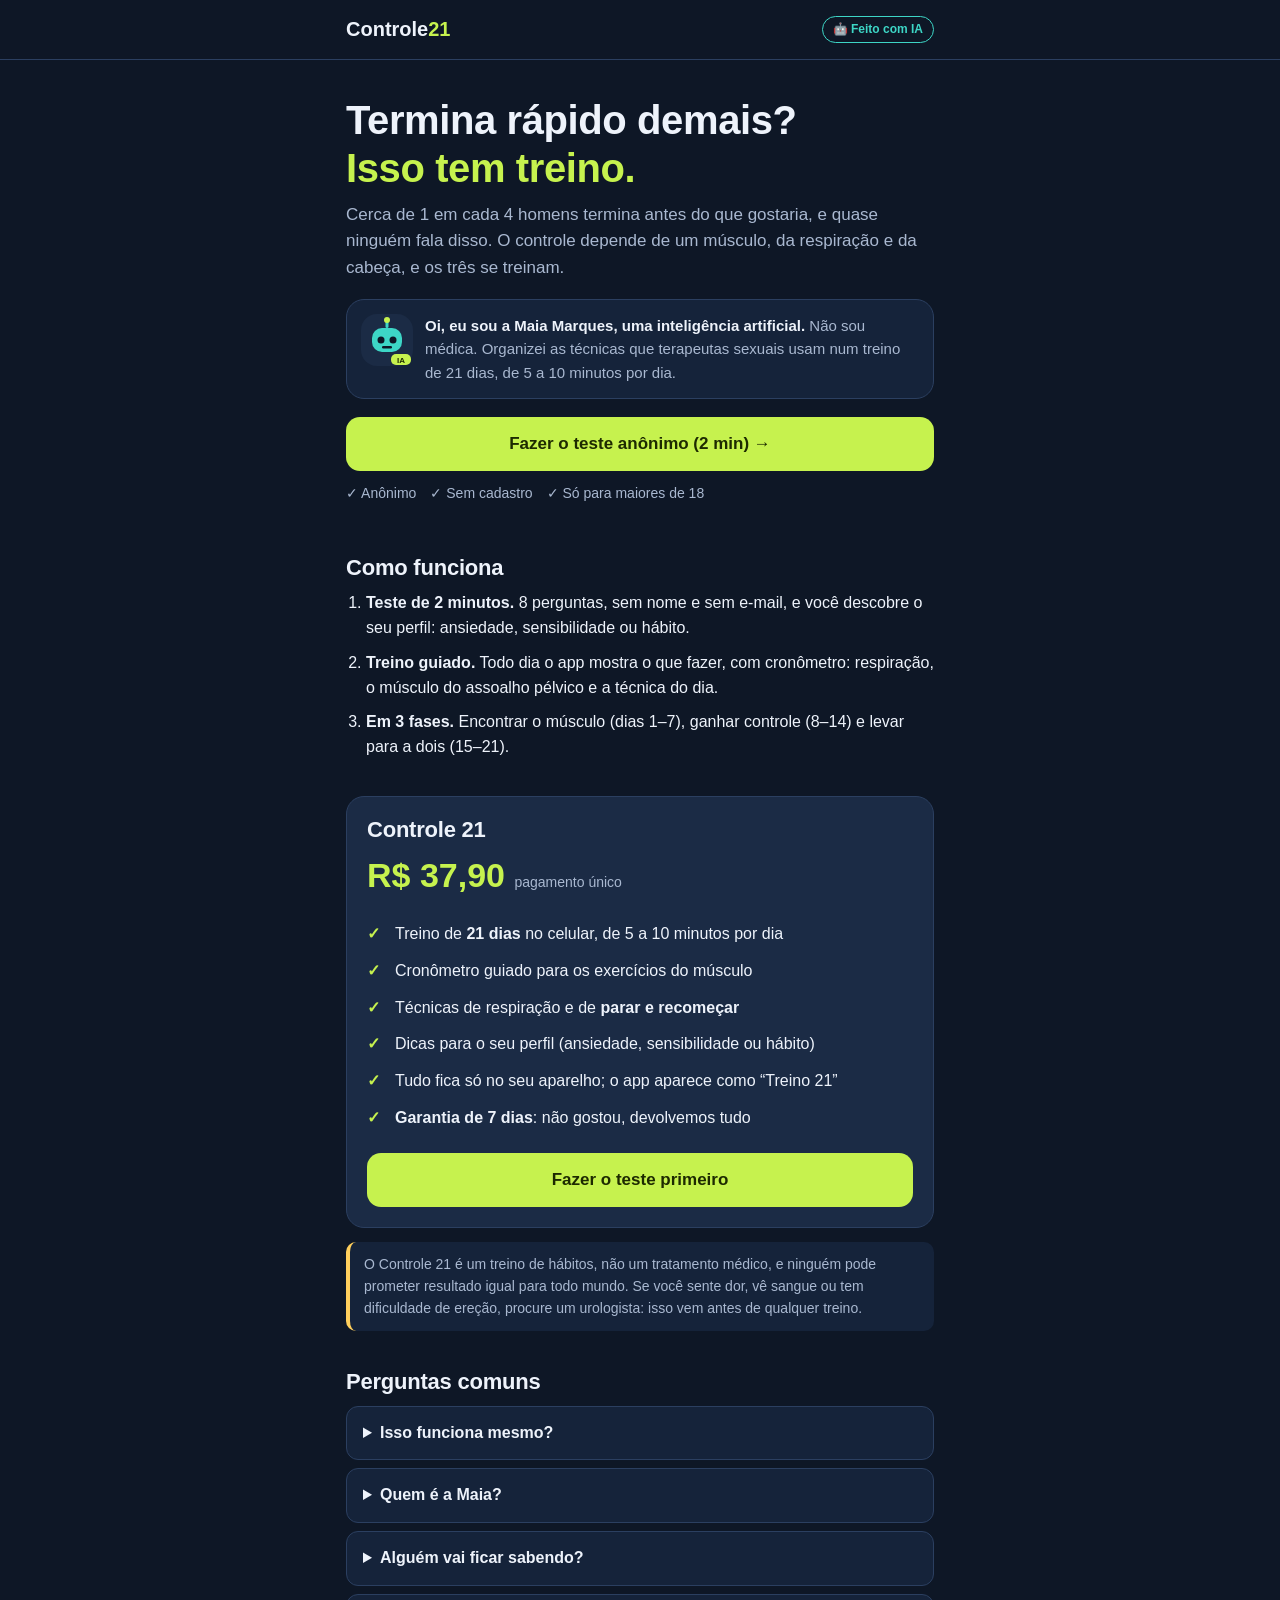
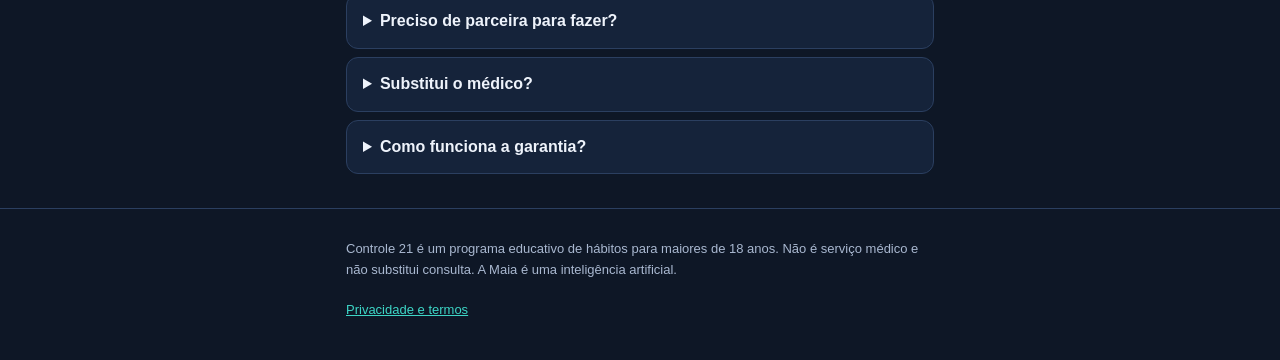
<file: index.html>
<!doctype html>
<html lang="pt-BR">
<head>
<meta charset="utf-8">
<meta name="viewport" content="width=device-width, initial-scale=1, viewport-fit=cover">
<title>Controle 21 — treino de 21 dias para durar mais</title>
<meta name="description" content="Teste anônimo de 2 minutos: descubra o seu perfil e treine o controle com técnicas usadas por terapeutas sexuais, 5 a 10 minutos por dia, no celular.">
<meta property="og:title" content="Termina rápido demais? Faça o teste anônimo de 2 minutos">
<meta property="og:description" content="É um músculo, e músculo se treina. Treino guiado de 21 dias no celular, com a Maia, uma inteligência artificial.">
<meta name="theme-color" content="#0e1726">
<meta name="robots" content="noindex">
<link rel="icon" href="data:image/svg+xml,<svg xmlns='http://www.w3.org/2000/svg' viewBox='0 0 100 100'><rect width='100' height='100' rx='22' fill='%230e1726'/><text x='50' y='64' font-size='46' font-family='Arial' font-weight='900' text-anchor='middle' fill='%23c6f24e'>21</text></svg>">
<link rel="stylesheet" href="styles.css">
</head>
<body>

<div id="pagina">
  <header class="topo"><div class="wrap"><a class="logo" href="./">Controle<span>21</span></a><span class="tag-ia">🤖 Feito com IA</span></div></header>

  <div class="hero">
    <div class="wrap">
      <h1>Termina rápido demais?<br><em>Isso tem treino.</em></h1>
      <p>Cerca de 1 em cada 4 homens termina antes do que gostaria, e quase ninguém fala disso. O controle depende de um músculo, da respiração e da cabeça, e os três se treinam.</p>
      <div class="theo">
        <svg width="52" height="52" viewBox="0 0 52 52" aria-hidden="true"><rect width="52" height="52" rx="16" fill="#1b2b45"/><rect x="11" y="14" width="30" height="24" rx="10" fill="#3dd6c6"/><circle cx="20" cy="26" r="3.5" fill="#0e1726"/><circle cx="32" cy="26" r="3.5" fill="#0e1726"/><rect x="21" y="32" width="10" height="2.5" rx="1.25" fill="#0e1726"/><rect x="24.5" y="6" width="3" height="8" rx="1.5" fill="#3dd6c6"/><circle cx="26" cy="6" r="3" fill="#c6f24e"/><rect x="30" y="40" width="20" height="11" rx="5" fill="#c6f24e"/><text x="40" y="48.5" font-size="8" font-family="Arial" font-weight="900" text-anchor="middle" fill="#1d2a00">IA</text></svg>
        <p><b>Oi, eu sou a Maia Marques, uma inteligência artificial.</b> Não sou médica. Organizei as técnicas que terapeutas sexuais usam num treino de 21 dias, de 5 a 10 minutos por dia.</p>
      </div>
      <button class="btn btn-lime" data-comecar>Fazer o teste anônimo (2 min) →</button>
      <div class="selos"><span>✓ Anônimo</span><span>✓ Sem cadastro</span><span>✓ Só para maiores de 18</span></div>
    </div>
  </div>

  <section class="bloco">
    <div class="wrap">
      <h2>Como funciona</h2>
      <ol class="passos">
        <li><b>Teste de 2 minutos.</b> 8 perguntas, sem nome e sem e-mail, e você descobre o seu perfil: ansiedade, sensibilidade ou hábito.</li>
        <li><b>Treino guiado.</b> Todo dia o app mostra o que fazer, com cronômetro: respiração, o músculo do assoalho pélvico e a técnica do dia.</li>
        <li><b>Em 3 fases.</b> Encontrar o músculo (dias 1–7), ganhar controle (8–14) e levar para a dois (15–21).</li>
      </ol>
    </div>
  </section>

  <section class="bloco" style="padding-top:0">
    <div class="wrap">
      <div class="cartao">
        <h2 style="margin-bottom:6px">Controle 21</h2>
        <div class="preco">R$ <span data-preco>37,90</span> <small>pagamento único</small></div>
        <ul class="lista" style="margin-top:14px">
          <li>Treino de <b>21 dias</b> no celular, de 5 a 10 minutos por dia</li>
          <li>Cronômetro guiado para os exercícios do músculo</li>
          <li>Técnicas de respiração e de <b>parar e recomeçar</b></li>
          <li>Dicas para o seu perfil (ansiedade, sensibilidade ou hábito)</li>
          <li>Tudo fica só no seu aparelho; o app aparece como “Treino 21”</li>
          <li><b>Garantia de 7 dias</b>: não gostou, devolvemos tudo</li>
        </ul>
        <button class="btn btn-lime" data-comecar style="margin-top:16px">Fazer o teste primeiro</button>
      </div>
      <p class="aviso" style="margin-top:14px">O Controle 21 é um treino de hábitos, não um tratamento médico, e ninguém pode prometer resultado igual para todo mundo. Se você sente dor, vê sangue ou tem dificuldade de ereção, procure um urologista: isso vem antes de qualquer treino.</p>
    </div>
  </section>

  <section class="bloco" style="padding-top:0">
    <div class="wrap">
      <h2>Perguntas comuns</h2>
      <details><summary>Isso funciona mesmo?</summary><p>O treino do músculo do assoalho pélvico, a respiração e a técnica de parar e recomeçar são usados por fisioterapeutas e terapeutas sexuais há décadas, e há estudos mostrando melhora do controle em muitos homens depois de algumas semanas de treino. O que mais falta é constância, e é para isso que o app existe.</p></details>
      <details><summary>Quem é a Maia?</summary><p>A Maia Marques é uma inteligência artificial. Ela não é médica nem pessoa real: é a voz do app e dos vídeos. O conteúdo foi organizado a partir de técnicas conhecidas de terapia sexual e fisioterapia pélvica.</p></details>
      <details><summary>Alguém vai ficar sabendo?</summary><p>O teste não pede nome nem e-mail. O app guarda seu progresso só no seu aparelho e aparece com o nome neutro “Treino 21”. A cobrança no cartão aparece com nome neutro.</p></details>
      <details><summary>Preciso de parceira para fazer?</summary><p>Não. As fases 1 e 2 são sozinho. A fase 3 tem dicas para levar o controle para a relação.</p></details>
      <details><summary>Substitui o médico?</summary><p>Não. Se o problema sempre existiu desde a primeira vez, se vem com dor, sangue ou dificuldade de ereção, procure um urologista. O treino pode ser feito junto com o acompanhamento médico.</p></details>
      <details><summary>Como funciona a garantia?</summary><p>Você tem 7 dias para pedir o dinheiro de volta, pela própria plataforma de pagamento, sem precisar explicar.</p></details>
    </div>
  </section>

  <footer><div class="wrap">
    Controle 21 é um programa educativo de hábitos para maiores de 18 anos. Não é serviço médico e não substitui consulta. A Maia é uma inteligência artificial.<br><br>
    <a href="privacidade.html">Privacidade e termos</a><span data-so-whats> · <a href="#" data-whats-link>Falar no WhatsApp</a></span>
  </div></footer>
</div>

<!-- TESTE -->
<div class="quiz" id="quiz" hidden>
  <div class="wrap" id="quiz-corpo"></div>
</div>

<div class="toast" id="toast" role="status"></div>
<script src="config.js"></script>
<script src="metricas.js"></script>
<script src="teste.js"></script>
<script src="site.js"></script>
</body>
</html>
</file>
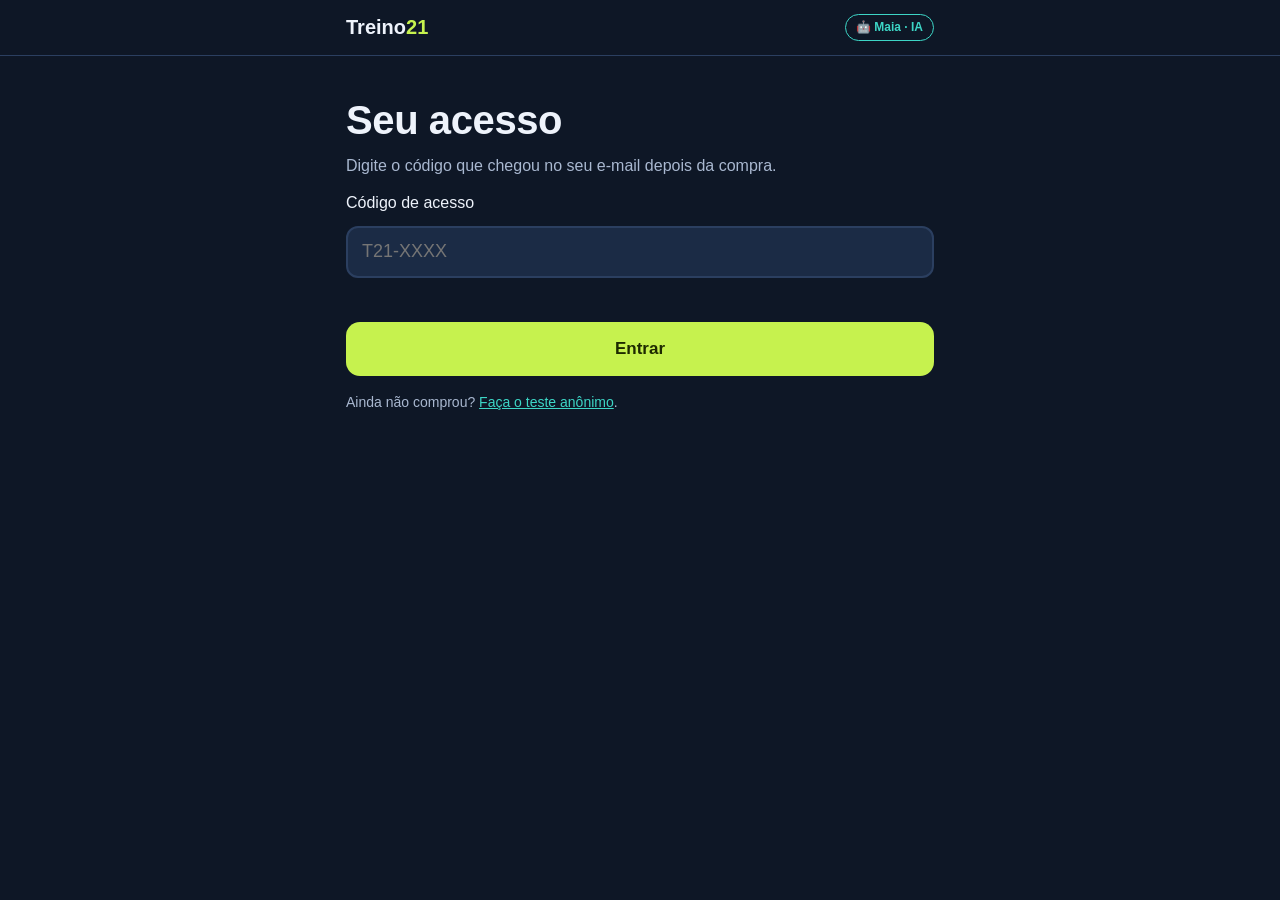
<file: app.html>
<!doctype html>
<html lang="pt-BR">
<head>
<meta charset="utf-8">
<meta name="viewport" content="width=device-width, initial-scale=1, viewport-fit=cover">
<title>Treino 21</title>
<meta name="robots" content="noindex">
<meta name="theme-color" content="#0e1726">
<link rel="icon" href="data:image/svg+xml,<svg xmlns='http://www.w3.org/2000/svg' viewBox='0 0 100 100'><rect width='100' height='100' rx='22' fill='%230e1726'/><text x='50' y='64' font-size='46' font-family='Arial' font-weight='900' text-anchor='middle' fill='%23c6f24e'>21</text></svg>">
<link rel="stylesheet" href="styles.css">
</head>
<body>
<header class="app-topo"><div class="wrap"><span class="logo">Treino<span>21</span></span><span class="tag-ia">🤖 Maia · IA</span></div></header>
<main class="wrap" id="app" tabindex="-1"></main>
<div class="toast" id="toast" role="status"></div>
<script src="config.js"></script>
<script src="metricas.js"></script>
<script src="programa.js"></script>
<script src="app.js"></script>
</body>
</html>
</file>
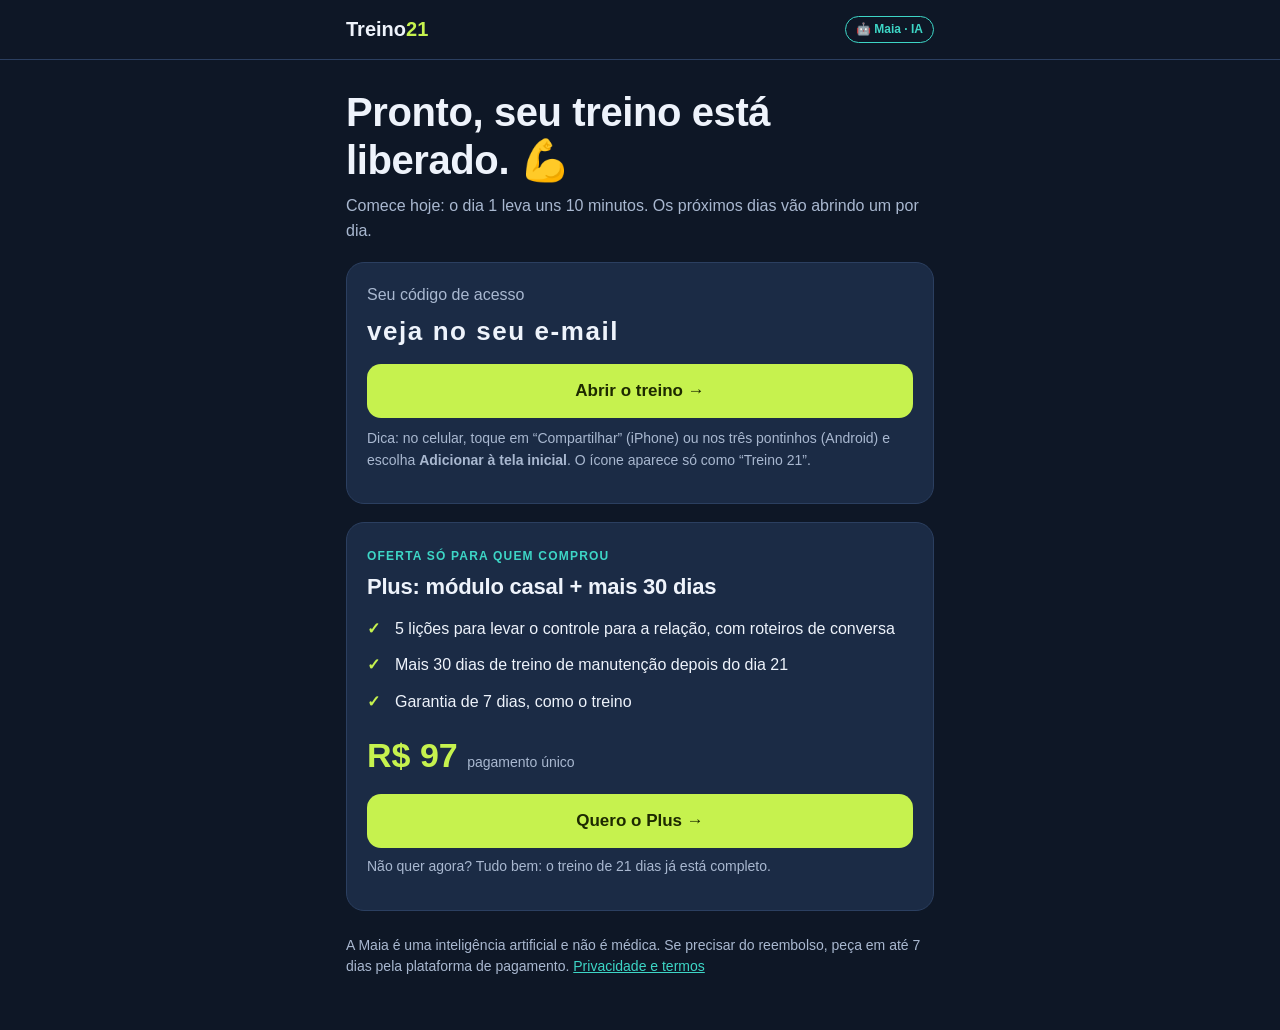
<file: obrigado.html>
<!doctype html>
<html lang="pt-BR">
<head>
<meta charset="utf-8">
<meta name="viewport" content="width=device-width, initial-scale=1, viewport-fit=cover">
<title>Treino 21 · seu acesso</title>
<meta name="robots" content="noindex">
<meta name="theme-color" content="#0e1726">
<link rel="stylesheet" href="styles.css">
</head>
<body>
<header class="topo"><div class="wrap"><span class="logo">Treino<span>21</span></span><span class="tag-ia">🤖 Maia · IA</span></div></header>
<main class="wrap" style="padding:28px 16px 40px">
  <h1>Pronto, seu treino está liberado. 💪</h1>
  <p style="color:var(--muted)">Comece hoje: o dia 1 leva uns 10 minutos. Os próximos dias vão abrindo um por dia.</p>

  <div class="cartao" style="margin:18px 0">
    <p style="margin:0 0 4px;color:var(--muted)">Seu código de acesso</p>
    <p id="codigo" style="font-size:26px;font-weight:800;letter-spacing:.06em;margin:0 0 12px">—</p>
    <a class="btn btn-lime" href="app.html" id="entrar">Abrir o treino →</a>
    <p class="q-ajuda" style="margin-top:10px">Dica: no celular, toque em “Compartilhar” (iPhone) ou nos três pontinhos (Android) e escolha <b>Adicionar à tela inicial</b>. O ícone aparece só como “Treino 21”.</p>
  </div>

  <div class="cartao" id="plus" hidden>
    <span class="fase">OFERTA SÓ PARA QUEM COMPROU</span>
    <h2 style="margin-top:6px">Plus: módulo casal + mais 30 dias</h2>
    <ul class="lista">
      <li>5 lições para levar o controle para a relação, com roteiros de conversa</li>
      <li>Mais 30 dias de treino de manutenção depois do dia 21</li>
      <li>Garantia de 7 dias, como o treino</li>
    </ul>
    <div class="preco" style="margin-top:8px">R$ <span id="preco-plus">97</span> <small>pagamento único</small></div>
    <a class="btn btn-lime" id="link-plus" href="#" rel="noopener" style="margin-top:12px">Quero o Plus →</a>
    <p class="q-ajuda" style="margin-top:8px">Não quer agora? Tudo bem: o treino de 21 dias já está completo.</p>
  </div>

  <p class="q-ajuda" style="margin-top:24px">A Maia é uma inteligência artificial e não é médica. Se precisar do reembolso, peça em até 7 dias pela plataforma de pagamento. <a href="privacidade.html">Privacidade e termos</a></p>
</main>
<script src="config.js"></script>
<script src="metricas.js"></script>
<script>
(function () {
  var C = window.C21 || {};
  var c = (new URLSearchParams(location.search).get("c") || "").trim().toUpperCase();
  var ok = [C.codigo, C.codigoPlus].filter(Boolean).map(function (x) { return x.toUpperCase(); });
  if (ok.indexOf(c) < 0) {
    try { c = (localStorage.getItem("c21-acesso") || "").toUpperCase(); } catch (e) { c = ""; }
  }
  if (ok.indexOf(c) >= 0) {
    try { localStorage.setItem("c21-acesso", c); } catch (e) { /* o app pede o código */ }
    document.getElementById("codigo").textContent = c;
    if (window.C21Metricas) window.C21Metricas.umaVezPorAparelho("compra");
  } else {
    document.getElementById("codigo").textContent = "veja no seu e-mail";
  }
  if (C.checkoutPlus && c !== (C.codigoPlus || "").toUpperCase()) {
    document.getElementById("plus").hidden = false;
    document.getElementById("link-plus").href = C.checkoutPlus;
    document.getElementById("link-plus").addEventListener("click", function () {
      if (window.C21Metricas) window.C21Metricas.evento("plus_clique");
    });
    document.getElementById("preco-plus").textContent = C.precoPlus || "97";
  }
})();
</script>
</body>
</html>
</file>
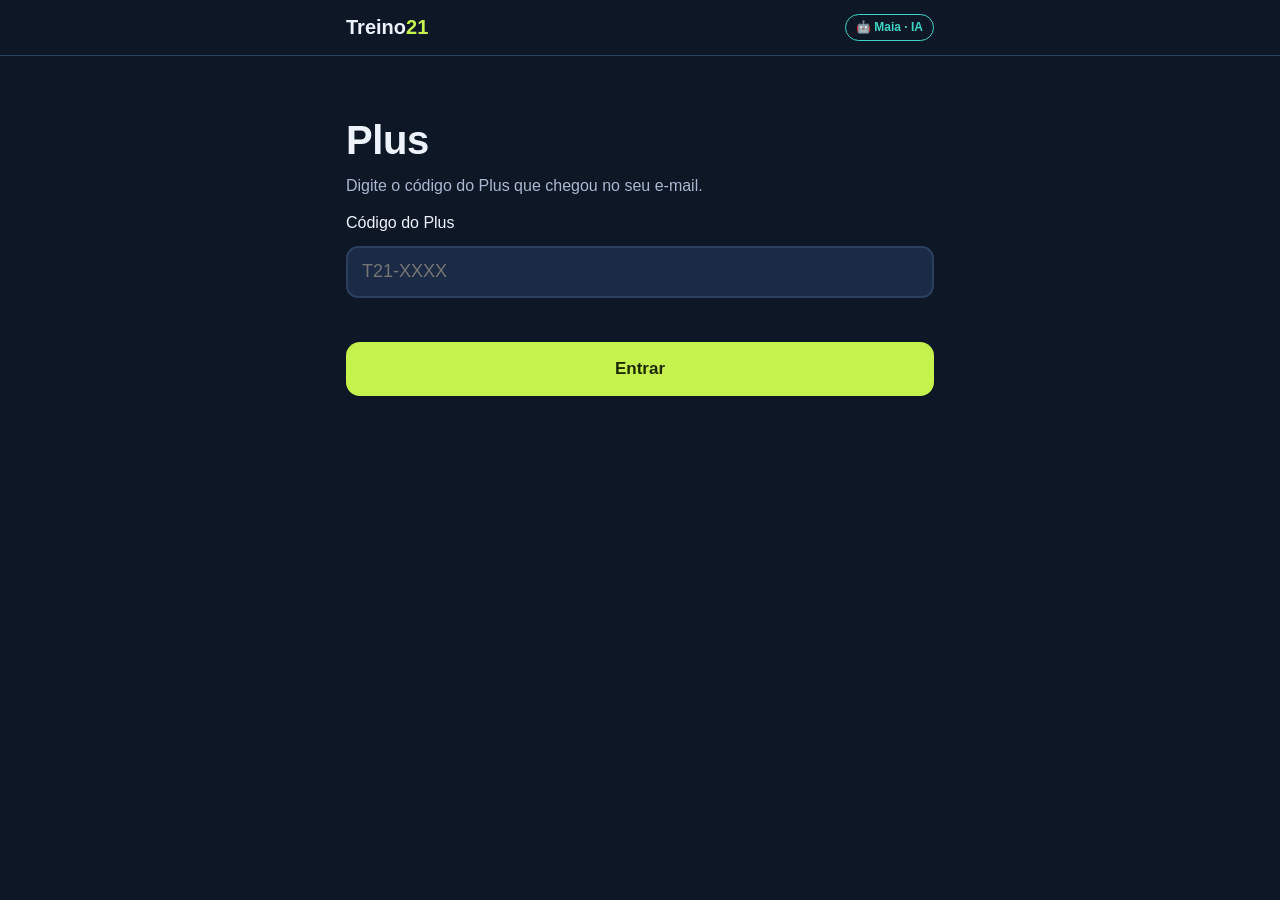
<file: plus.html>
<!doctype html>
<html lang="pt-BR">
<head>
<meta charset="utf-8">
<meta name="viewport" content="width=device-width, initial-scale=1, viewport-fit=cover">
<title>Treino 21 · Plus</title>
<meta name="robots" content="noindex">
<meta name="theme-color" content="#0e1726">
<link rel="stylesheet" href="styles.css">
</head>
<body>
<header class="app-topo"><div class="wrap"><a class="logo" href="app.html" style="text-decoration:none">Treino<span>21</span></a><span class="tag-ia">🤖 Maia · IA</span></div></header>
<main class="wrap" id="plus" style="padding:20px 16px 40px"></main>
<div class="toast" id="toast" role="status"></div>
<script src="config.js"></script>
<script src="metricas.js"></script>
<script>
(function () {
  "use strict";
  var C = window.C21 || {}, el = document.getElementById("plus");
  var codigoPlus = (C.codigoPlus || "").toUpperCase();
  function ler(k) { try { return localStorage.getItem(k); } catch (e) { return null; } }
  function gravar(k, v) { try { localStorage.setItem(k, v); } catch (e) { /* segue */ } }

  var c = (new URLSearchParams(location.search).get("c") || "").trim().toUpperCase();
  if (c && c === codigoPlus) {
    gravar("c21-acesso", c);
    if (window.C21Metricas) window.C21Metricas.umaVezPorAparelho("plus_compra");
  }
  if ((ler("c21-acesso") || "").toUpperCase() !== codigoPlus) {
    el.innerHTML = '<div class="portao"><h1>Plus</h1><p style="color:var(--muted)">Digite o código do Plus que chegou no seu e-mail.</p>' +
      '<form id="f"><label for="cod">Código do Plus</label><input id="cod" autocomplete="off" autocapitalize="characters" placeholder="T21-XXXX"><p class="erro" role="alert" id="erro"></p>' +
      '<button class="btn btn-lime" type="submit">Entrar</button></form></div>';
    document.getElementById("f").addEventListener("submit", function (e) {
      e.preventDefault();
      var v = document.getElementById("cod").value.trim().toUpperCase();
      if (v === codigoPlus) { gravar("c21-acesso", v); location.reload(); }
      else document.getElementById("erro").textContent = "Código não confere. Confira no e-mail da compra do Plus.";
    });
    return;
  }

  var LICOES = [
    ["Como contar sem travar", [
      "Escolha um momento fora da cama, sem pressa e sem celular na mão.",
      "Fale de você, não de culpa: “Quero que a gente aproveite mais, e estou treinando para ter mais controle.”",
      "Peça uma coisa concreta: “Às vezes vou pedir para ir mais devagar ou pausar. Você topa?”",
      "Pergunte o que a outra pessoa gosta. Controle é para os dois, não uma prova sua."
    ]],
    ["Foco sensorial em 3 noites", [
      "Noite 1: carícias pelo corpo todo, sem regiões íntimas e sem penetração. Revezem quem toca.",
      "Noite 2: carícias incluindo as regiões íntimas, ainda sem penetração. Você dá nota na escala por dentro e respira no 5.",
      "Noite 3: carícias livres e, se os dois quiserem, penetração bem devagar com uma pausa combinada.",
      "Sem meta de terminar em nenhuma das noites. É isso que tira a pressão."
    ]],
    ["O sinal combinado", [
      "Escolham uma palavra ou um toque que quer dizer “pausa”. Pode ser algo bobo: rir junto ajuda.",
      "Na pausa, continuem com beijos e carícias, só sem o estímulo mais forte.",
      "Volte quando a nota cair para 4 ou 5. Duas pausas por relação já fazem diferença."
    ]],
    ["Quando dá errado", [
      "Vai acontecer. Em vez de pedir desculpa três vezes, diga uma vez com leveza e mude o foco para a outra pessoa: carícias, beijos, o que ela gosta.",
      "Prazer não termina quando você termina. Muita gente aproveita mais o que vem antes e depois.",
      "No dia seguinte, volte ao treino. Um dia ruim não apaga semanas de prática."
    ]],
    ["O prazer da outra pessoa", [
      "Pergunte, sem roteiro: “O que você mais gosta?” e “Tem algo que você queria e nunca pediu?”",
      "Ritmo devagar, preliminares longas e atenção ao que ela responde costumam valer mais do que tempo de penetração.",
      "Combinem de conversar sobre isso de novo daqui a duas semanas. Relação boa é ajuste contínuo."
    ]]
  ];
  var est = {};
  try { est = JSON.parse(ler("c21-plus")) || {}; } catch (e) { est = {}; }
  function salvar() { gravar("c21-plus", JSON.stringify(est)); }

  function semana(n) {
    return ["Semana " + n + ": músculo 3× (10 de 10 s + 15 rápidas), parar e recomeçar 1× sozinho ou a dois.",
      "Semana " + n + ": músculo 3×, uma relação com 2 pausas combinadas e respiração desde o começo.",
      "Semana " + n + ": músculo 3×, 15 minutos sob controle sozinho, sem tela.",
      "Semana " + n + ": músculo 3×, foco sensorial de uma noite, e anote o que mudou desde o dia 1."][(n - 1) % 4];
  }

  function tela() {
    var feitos = Object.keys(est).length;
    el.innerHTML =
      '<h1>Plus</h1><p style="color:var(--muted)">' + feitos + (feitos === 1 ? ' item feito.' : ' itens feitos.') + ' As lições são para fazer no seu ritmo; a manutenção é por semana.</p>' +
      '<h2 style="margin-top:20px">Módulo casal</h2>' +
      LICOES.map(function (l, i) {
        var k = "l" + i;
        return '<section class="bloco-dia"><h3>' + (i + 1) + '. ' + l[0] + '</h3><ol>' + l[1].map(function (p) { return "<li>" + p + "</li>"; }).join("") + '</ol>' +
          '<label class="check-dia"><input type="checkbox" data-k="' + k + '"' + (est[k] ? " checked" : "") + '> Fiz esta lição</label></section>';
      }).join("") +
      '<h2 style="margin-top:20px">Mais 30 dias: manutenção</h2>' +
      [1, 2, 3, 4].map(function (n) {
        var k = "s" + n;
        return '<label class="check-dia" style="margin-bottom:8px"><input type="checkbox" data-k="' + k + '"' + (est[k] ? " checked" : "") + '> ' + semana(n) + '</label>';
      }).join("") +
      '<p class="aviso" style="margin-top:14px">Depois dos 30 dias, mantenha o músculo 3 vezes por semana. Se pouco mudou, procure um urologista ou um fisioterapeuta pélvico.</p>' +
      '<a class="btn btn-claro" href="app.html" style="margin-top:16px">← Voltar ao treino de 21 dias</a>' +
      '<p class="q-ajuda" style="margin-top:20px">A Maia é uma inteligência artificial e não é médica. <a href="privacidade.html">Privacidade e termos</a></p>';
  }
  document.addEventListener("change", function (e) {
    var k = e.target.dataset && e.target.dataset.k;
    if (!k) return;
    if (e.target.checked) est[k] = Date.now(); else delete est[k];
    salvar(); tela();
  });
  tela();
})();
</script>
</body>
</html>
</file>
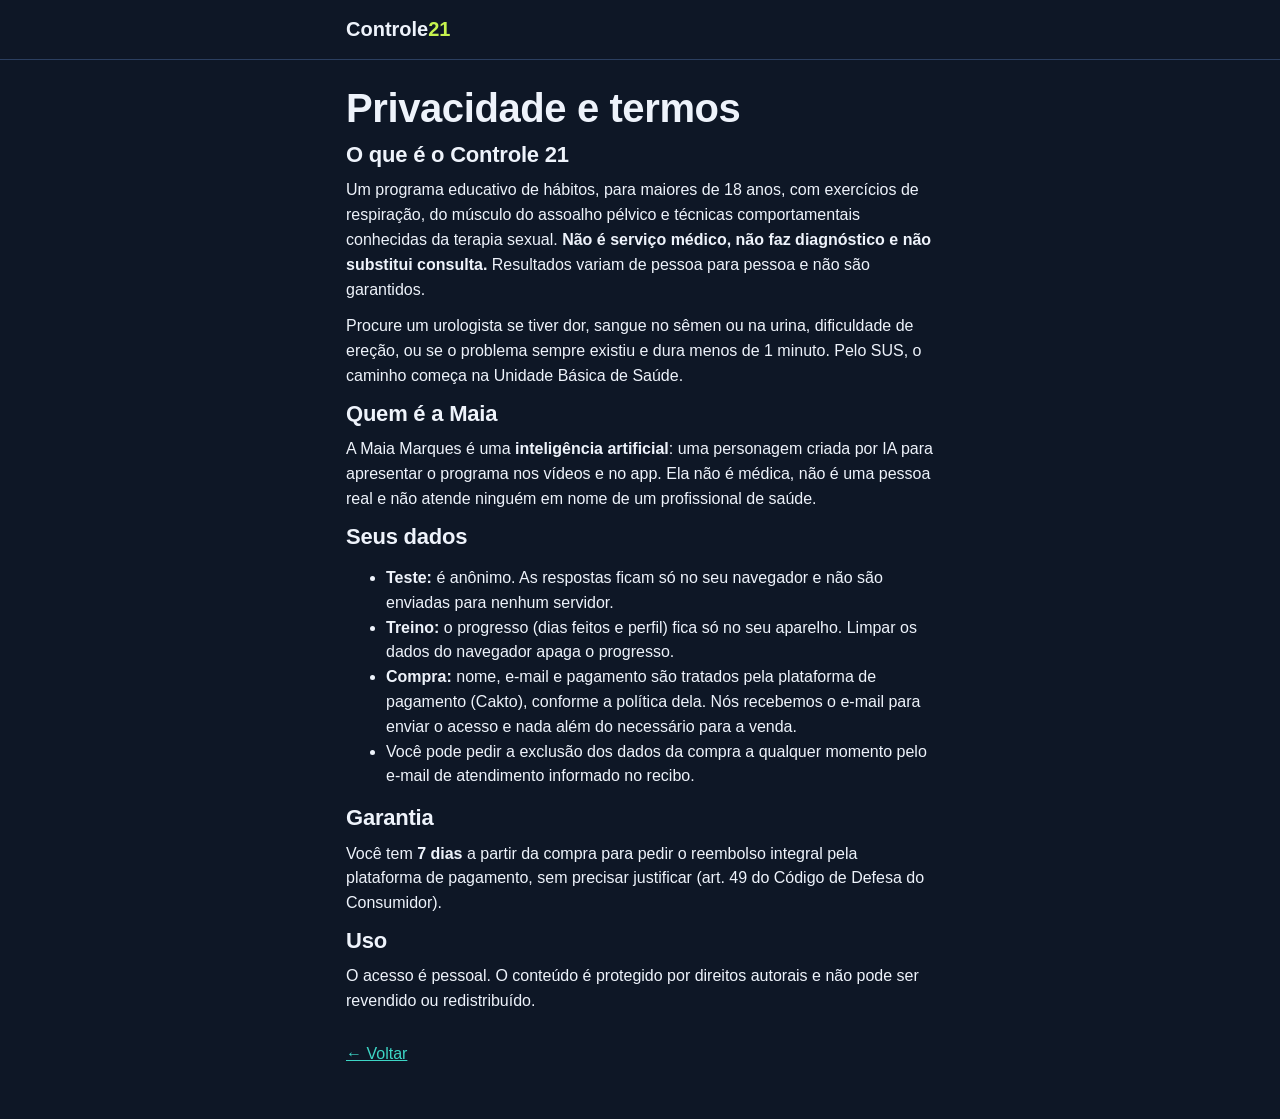
<file: privacidade.html>
<!doctype html>
<html lang="pt-BR">
<head>
<meta charset="utf-8">
<meta name="viewport" content="width=device-width, initial-scale=1, viewport-fit=cover">
<title>Privacidade e termos · Controle 21</title>
<meta name="robots" content="noindex">
<meta name="theme-color" content="#0e1726">
<link rel="stylesheet" href="styles.css">
</head>
<body>
<header class="topo"><div class="wrap"><a class="logo" href="./">Controle<span>21</span></a></div></header>
<main class="wrap" style="padding:24px 16px 40px">
  <h1>Privacidade e termos</h1>

  <h2>O que é o Controle 21</h2>
  <p>Um programa educativo de hábitos, para maiores de 18 anos, com exercícios de respiração, do músculo do assoalho pélvico e técnicas comportamentais conhecidas da terapia sexual. <b>Não é serviço médico, não faz diagnóstico e não substitui consulta.</b> Resultados variam de pessoa para pessoa e não são garantidos.</p>
  <p>Procure um urologista se tiver dor, sangue no sêmen ou na urina, dificuldade de ereção, ou se o problema sempre existiu e dura menos de 1 minuto. Pelo SUS, o caminho começa na Unidade Básica de Saúde.</p>

  <h2>Quem é a Maia</h2>
  <p>A Maia Marques é uma <b>inteligência artificial</b>: uma personagem criada por IA para apresentar o programa nos vídeos e no app. Ela não é médica, não é uma pessoa real e não atende ninguém em nome de um profissional de saúde.</p>

  <h2>Seus dados</h2>
  <ul>
    <li><b>Teste:</b> é anônimo. As respostas ficam só no seu navegador e não são enviadas para nenhum servidor.</li>
    <li><b>Treino:</b> o progresso (dias feitos e perfil) fica só no seu aparelho. Limpar os dados do navegador apaga o progresso.</li>
    <li><b>Compra:</b> nome, e-mail e pagamento são tratados pela plataforma de pagamento (Cakto), conforme a política dela. Nós recebemos o e-mail para enviar o acesso e nada além do necessário para a venda.</li>
    <li>Você pode pedir a exclusão dos dados da compra a qualquer momento pelo e-mail de atendimento informado no recibo.</li>
  </ul>

  <h2>Garantia</h2>
  <p>Você tem <b>7 dias</b> a partir da compra para pedir o reembolso integral pela plataforma de pagamento, sem precisar justificar (art. 49 do Código de Defesa do Consumidor).</p>

  <h2>Uso</h2>
  <p>O acesso é pessoal. O conteúdo é protegido por direitos autorais e não pode ser revendido ou redistribuído.</p>

  <p style="margin-top:28px"><a href="./">← Voltar</a></p>
</main>
</body>
</html>
</file>
<file: styles.css>
:root {
  --bg: #0e1726;
  --bg-2: #15233a;
  --card: #1b2b45;
  --line: #2b3f60;
  --ink: #eef3fb;
  --muted: #a9b8d0;
  --lime: #c6f24e;
  --lime-ink: #1d2a00;
  --teal: #3dd6c6;
  --red: #ff7a7a;
  --amber: #ffcf5c;
  --r: 18px;
  color-scheme: dark;
}
* { box-sizing: border-box; }
html { -webkit-text-size-adjust: 100%; }
body {
  margin: 0; background: var(--bg); color: var(--ink);
  font: 16px/1.55 -apple-system, BlinkMacSystemFont, "Segoe UI", Roboto, sans-serif;
  padding-bottom: env(safe-area-inset-bottom, 0px);
}
a { color: var(--teal); }
.wrap { width: 100%; max-width: 620px; margin: 0 auto; padding: 0 16px; }
h1, h2, h3 { line-height: 1.2; letter-spacing: -.01em; margin: 0 0 10px; }
h1 { font-size: clamp(28px, 7vw, 40px); }
h2 { font-size: 22px; }
p { margin: 0 0 12px; }

.topo { padding: 14px 0; border-bottom: 1px solid var(--line); }
.topo .wrap { display: flex; align-items: center; justify-content: space-between; gap: 12px; }
.logo { font-weight: 800; font-size: 20px; color: var(--ink); text-decoration: none; }
.logo span { color: var(--lime); }
.tag-ia { font-size: 12px; font-weight: 700; border: 1px solid var(--teal); color: var(--teal); border-radius: 99px; padding: 3px 10px; white-space: nowrap; }

.hero { padding: 36px 0 24px; }
.hero em { color: var(--lime); font-style: normal; }
.hero p { color: var(--muted); font-size: 17px; }

.theo { display: flex; gap: 12px; align-items: flex-start; background: var(--bg-2); border: 1px solid var(--line); border-radius: var(--r); padding: 14px; margin: 18px 0; }
.theo svg { flex-shrink: 0; }
.theo p { margin: 0; font-size: 15px; color: var(--muted); }
.theo b { color: var(--ink); }

.btn {
  display: block; width: 100%; min-height: 54px; border: 0; border-radius: 14px; cursor: pointer;
  font: inherit; font-weight: 800; font-size: 17px; padding: 14px 18px; text-align: center; text-decoration: none;
}
.btn-lime { background: var(--lime); color: var(--lime-ink); }
.btn-lime:hover { filter: brightness(1.05); }
.btn-claro { background: transparent; color: var(--ink); border: 2px solid var(--line); }
.btn:focus-visible, button:focus-visible, a:focus-visible, input:focus-visible { outline: 3px solid var(--teal); outline-offset: 2px; }
.btn[disabled] { opacity: .45; cursor: not-allowed; }

.selos { display: flex; flex-wrap: wrap; gap: 8px 14px; margin-top: 12px; color: var(--muted); font-size: 14px; }

.bloco { padding: 26px 0; }
.passos { padding-left: 20px; margin: 0; }
.passos li { margin-bottom: 10px; }
.cartao { background: var(--card); border: 1px solid var(--line); border-radius: var(--r); padding: 20px; }
.preco { font-size: 34px; font-weight: 800; color: var(--lime); }
.preco small { font-size: 14px; color: var(--muted); font-weight: 500; }
.lista { list-style: none; padding: 0; margin: 0; }
.lista li { padding: 6px 0 6px 28px; position: relative; }
.lista li::before { content: "✓"; position: absolute; left: 0; color: var(--lime); font-weight: 800; }
.aviso { font-size: 14px; color: var(--muted); background: var(--bg-2); border-left: 4px solid var(--amber); padding: 12px 14px; border-radius: 10px; }
.alerta { background: #3a1820; border: 1px solid var(--red); border-radius: var(--r); padding: 16px; }
.alerta h3 { color: var(--red); }

details { background: var(--bg-2); border: 1px solid var(--line); border-radius: 12px; margin-bottom: 8px; }
summary { cursor: pointer; padding: 14px 16px; font-weight: 700; min-height: 44px; }
details p { padding: 0 16px 14px; color: var(--muted); margin: 0; }

footer { padding: 30px 0 40px; color: var(--muted); font-size: 13px; border-top: 1px solid var(--line); }

/* Teste */
.quiz { position: fixed; inset: 0; background: var(--bg); overflow-y: auto; z-index: 10; display: flex; padding: 20px 0; }
.quiz[hidden] { display: none; }
.barra { height: 6px; background: var(--line); border-radius: 99px; overflow: hidden; margin: 6px 0 22px; }
.barra i { display: block; height: 100%; background: var(--lime); transition: width .25s; }
.q-topo { display: flex; justify-content: space-between; color: var(--muted); font-size: 14px; }
.q-topo button { background: none; border: 0; color: var(--muted); font: inherit; cursor: pointer; min-height: 44px; padding: 0 4px; }
.opcoes { display: grid; gap: 10px; margin-top: 16px; }
.opcoes button {
  text-align: left; background: var(--card); color: var(--ink); border: 2px solid var(--line); border-radius: 14px;
  padding: 14px 16px; min-height: 56px; font: inherit; font-weight: 600; cursor: pointer;
}
.opcoes button:hover { border-color: var(--teal); }
.q-ajuda { color: var(--muted); font-size: 14px; margin-top: 4px; }

.perfil-card { background: linear-gradient(150deg, var(--card), #13324a); border: 2px solid var(--teal); border-radius: var(--r); padding: 20px; margin: 16px 0; }
.perfil-card .rotulo { font-size: 12px; font-weight: 800; letter-spacing: .1em; color: var(--teal); }
.medidor { display: grid; gap: 8px; margin: 14px 0 4px; }
.medidor div { display: grid; grid-template-columns: 110px 1fr; gap: 10px; align-items: center; font-size: 14px; color: var(--muted); }
.medidor span { height: 10px; background: var(--line); border-radius: 99px; overflow: hidden; }
.medidor span i { display: block; height: 100%; background: var(--teal); }

/* App */
.app-topo { position: sticky; top: 0; background: var(--bg); z-index: 5; border-bottom: 1px solid var(--line); padding: 12px 0; }
.app-topo .wrap { display: flex; justify-content: space-between; align-items: center; gap: 10px; }
.dias { display: grid; grid-template-columns: repeat(7, 1fr); gap: 6px; margin: 16px 0; }
.dias button {
  aspect-ratio: 1; border-radius: 12px; border: 2px solid var(--line); background: var(--card); color: var(--ink);
  font: inherit; font-weight: 800; cursor: pointer; min-height: 40px; position: relative;
}
.dias button.feito { background: var(--lime); color: var(--lime-ink); border-color: var(--lime); }
.dias button.hoje { border-color: var(--teal); }
.dias button[disabled] { opacity: .35; cursor: not-allowed; }
.fase { font-size: 12px; font-weight: 800; letter-spacing: .1em; color: var(--teal); }
.bloco-dia { background: var(--card); border: 1px solid var(--line); border-radius: var(--r); padding: 18px; margin-bottom: 14px; }
.bloco-dia h3 { display: flex; gap: 8px; align-items: center; }
.bloco-dia .min { margin-left: auto; font-size: 13px; color: var(--muted); font-weight: 600; }
.bloco-dia ol, .bloco-dia ul { padding-left: 20px; margin: 0 0 10px; }
.bloco-dia li { margin-bottom: 6px; }

.timer { text-align: center; padding: 10px 0 4px; }
.timer .anel { width: 190px; height: 190px; margin: 0 auto 12px; position: relative; }
.timer .anel svg { transform: rotate(-90deg); }
.timer .anel .fundo { stroke: var(--line); }
.timer .anel .frente { stroke: var(--lime); transition: stroke-dashoffset .2s linear; }
.timer .anel.solta .frente { stroke: var(--teal); }
.timer .centro { position: absolute; inset: 0; display: flex; flex-direction: column; align-items: center; justify-content: center; }
.timer .acao { font-size: 26px; font-weight: 800; }
.timer .seg { font-size: 15px; color: var(--muted); }
.timer .reps { color: var(--muted); font-size: 14px; margin-bottom: 10px; }
.linha-botoes { display: flex; gap: 10px; }
.linha-botoes .btn { flex: 1; }
.check-dia { display: flex; gap: 12px; align-items: center; background: var(--bg-2); border: 2px solid var(--line); border-radius: 14px; padding: 14px; cursor: pointer; min-height: 56px; font-weight: 700; }
.check-dia input { width: 24px; height: 24px; accent-color: var(--lime); }
.portao { padding: 40px 0; }
.portao input { width: 100%; min-height: 52px; border-radius: 12px; border: 2px solid var(--line); background: var(--card); color: var(--ink); font: inherit; font-size: 18px; padding: 10px 14px; margin: 10px 0 12px; text-transform: uppercase; }
.erro { color: var(--red); font-size: 14px; min-height: 20px; }
.escala { display: grid; grid-template-columns: repeat(11, 1fr); gap: 3px; margin: 10px 0; font-size: 11px; text-align: center; }
.escala span { padding: 6px 0; border-radius: 6px; background: var(--line); }
.escala .v { background: #3b6d3b; } .escala .a { background: #8a6d1f; } .escala .r { background: #8a2e2e; }
.toast { position: fixed; left: 50%; bottom: 24px; transform: translateX(-50%); background: var(--lime); color: var(--lime-ink); font-weight: 800; padding: 12px 18px; border-radius: 12px; z-index: 30; max-width: calc(100% - 32px); }
.toast:empty { display: none; }
@media (prefers-reduced-motion: reduce) { * { transition: none !important; } }
</file>
